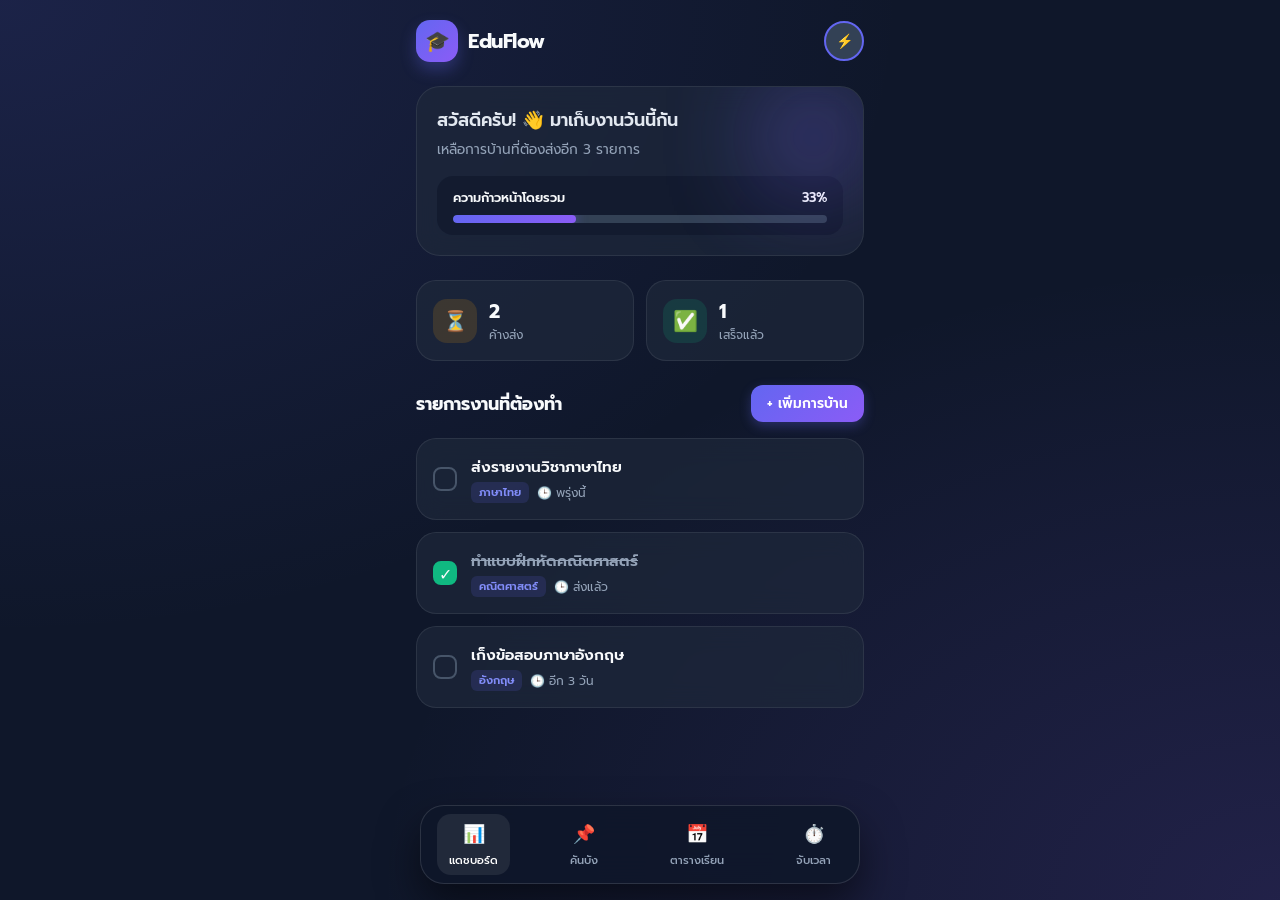
<file: index.html>
<!DOCTYPE html>
<html lang="th">
<head>
    <meta charset="UTF-8">
    <meta name="viewport" content="width=device-width, initial-scale=1.0">
    <title>EduFlow - Study Tracker</title>
    <link href="https://fonts.googleapis.com/css2?family=Plus+Jakarta+Sans:wght@500;600;700;800&family=Prompt:wght@300;400;500;600;700&display=swap" rel="stylesheet">
    <style>
        :root {
            --primary: #6366f1;
            --primary-gradient: linear-gradient(135deg, #6366f1 0%, #8b5cf6 100%);
            --bg: #0f172a;
            --surface: rgba(30, 41, 59, 0.7);
            --surface-border: rgba(255, 255, 255, 0.08);
            --text-main: #f8fafc;
            --text-sub: #94a3b8;
            --accent-green: #10b981;
            --accent-orange: #f59e0b;
        }

        * {
            box-sizing: border-box;
            margin: 0;
            padding: 0;
            font-family: 'Prompt', 'Plus Jakarta Sans', sans-serif;
            -webkit-tap-highlight-color: transparent;
        }

        body {
            background-color: var(--bg);
            background-image: 
                radial-gradient(at 0% 0%, rgba(99, 102, 241, 0.15) 0px, transparent 50%),
                radial-gradient(at 100% 100%, rgba(139, 92, 246, 0.15) 0px, transparent 50%);
            color: var(--text-main);
            min-height: 100vh;
            padding-bottom: 90px;
        }

        .container {
            max-width: 480px;
            margin: 0 auto;
            padding: 20px 16px;
        }

        /* Top Header */
        .header {
            display: flex;
            justify-content: space-between;
            align-items: center;
            margin-bottom: 24px;
        }

        .brand-logo {
            display: flex;
            align-items: center;
            gap: 10px;
        }

        .logo-icon {
            width: 42px;
            height: 42px;
            background: var(--primary-gradient);
            border-radius: 14px;
            display: grid;
            place-items: center;
            font-size: 20px;
            box-shadow: 0 8px 16px rgba(99, 102, 241, 0.3);
        }

        .brand-name {
            font-size: 1.25rem;
            font-weight: 700;
            letter-spacing: -0.5px;
        }

        .user-avatar {
            width: 40px;
            height: 40px;
            border-radius: 50%;
            background: #334155;
            border: 2px solid var(--primary);
            display: grid;
            place-items: center;
            font-size: 14px;
        }

        /* Hero Banner */
        .hero-card {
            background: var(--surface);
            backdrop-filter: blur(12px);
            border: 1px solid var(--surface-border);
            border-radius: 24px;
            padding: 20px;
            margin-bottom: 24px;
            position: relative;
            overflow: hidden;
        }

        .hero-card::before {
            content: '';
            position: absolute;
            top: 0; right: 0; width: 100px; height: 100px;
            background: var(--primary-gradient);
            filter: blur(50px);
            opacity: 0.4;
        }

        .hero-title {
            font-size: 1.1rem;
            font-weight: 600;
            margin-bottom: 6px;
            color: #e2e8f0;
        }

        .hero-sub {
            font-size: 0.85rem;
            color: var(--text-sub);
            margin-bottom: 16px;
        }

        .progress-box {
            background: rgba(15, 23, 42, 0.6);
            padding: 12px 16px;
            border-radius: 16px;
        }

        .progress-info {
            display: flex;
            justify-content: space-between;
            font-size: 0.8rem;
            font-weight: 600;
            margin-bottom: 8px;
        }

        .progress-bar {
            height: 8px;
            background: #334155;
            border-radius: 10px;
            overflow: hidden;
        }

        .progress-fill {
            height: 100%;
            width: 35%;
            background: var(--primary-gradient);
            border-radius: 10px;
            box-shadow: 0 0 12px rgba(99, 102, 241, 0.6);
        }

        /* Quick Stats Grid */
        .stats-grid {
            display: grid;
            grid-template-columns: 1fr 1fr;
            gap: 12px;
            margin-bottom: 24px;
        }

        .stat-card {
            background: var(--surface);
            border: 1px solid var(--surface-border);
            padding: 16px;
            border-radius: 20px;
            display: flex;
            align-items: center;
            gap: 12px;
        }

        .stat-icon {
            width: 44px;
            height: 44px;
            border-radius: 14px;
            display: grid;
            place-items: center;
            font-size: 20px;
        }

        .stat-val {
            font-size: 1.2rem;
            font-weight: 700;
        }

        .stat-lbl {
            font-size: 0.75rem;
            color: var(--text-sub);
        }

        /* Section Title & Action Button */
        .section-header {
            display: flex;
            justify-content: space-between;
            align-items: center;
            margin-bottom: 16px;
        }

        .section-title {
            font-size: 1.1rem;
            font-weight: 700;
        }

        .btn-add {
            background: var(--primary-gradient);
            color: #fff;
            border: none;
            padding: 8px 16px;
            border-radius: 12px;
            font-weight: 600;
            font-size: 0.85rem;
            box-shadow: 0 4px 12px rgba(99, 102, 241, 0.3);
            cursor: pointer;
        }

        /* Task Cards */
        .task-list {
            display: flex;
            flex-direction: column;
            gap: 12px;
        }

        .task-card {
            background: var(--surface);
            backdrop-filter: blur(12px);
            border: 1px solid var(--surface-border);
            padding: 16px;
            border-radius: 20px;
            display: flex;
            align-items: center;
            gap: 14px;
            transition: transform 0.2s ease;
        }

        .task-card:active {
            transform: scale(0.98);
        }

        .task-check {
            width: 24px;
            height: 24px;
            border-radius: 8px;
            border: 2px solid #475569;
            display: grid;
            place-items: center;
            cursor: pointer;
            flex-shrink: 0;
        }

        .task-card.done .task-check {
            background: var(--accent-green);
            border-color: var(--accent-green);
        }

        .task-card.done .task-name {
            text-decoration: line-through;
            color: var(--text-sub);
        }

        .task-info {
            flex-grow: 1;
        }

        .task-name {
            font-size: 0.95rem;
            font-weight: 600;
            margin-bottom: 4px;
        }

        .task-meta {
            display: flex;
            align-items: center;
            gap: 8px;
        }

        .badge {
            padding: 2px 8px;
            border-radius: 6px;
            font-size: 0.7rem;
            font-weight: 600;
        }

        .badge-subject {
            background: rgba(99, 102, 241, 0.15);
            color: #818cf8;
        }

        .badge-date {
            font-size: 0.75rem;
            color: var(--text-sub);
        }

        /* Bottom Nav Bar - Mobile Perfect Style */
        .bottom-nav {
            position: fixed;
            bottom: 16px;
            left: 50%;
            transform: translateX(-50%);
            width: calc(100% - 32px);
            max-width: 440px;
            background: rgba(15, 23, 42, 0.85);
            backdrop-filter: blur(20px);
            border: 1px solid rgba(255, 255, 255, 0.12);
            padding: 8px 16px;
            border-radius: 24px;
            display: flex;
            justify-content: space-between;
            align-items: center;
            box-shadow: 0 20px 40px rgba(0,0,0,0.5);
            z-index: 999;
        }

        .nav-item {
            display: flex;
            flex-direction: column;
            align-items: center;
            gap: 4px;
            color: var(--text-sub);
            text-decoration: none;
            font-size: 0.7rem;
            font-weight: 500;
            padding: 6px 12px;
            border-radius: 14px;
            transition: all 0.2s ease;
        }

        .nav-item.active {
            color: #fff;
            background: rgba(255, 255, 255, 0.08);
        }

        .nav-icon {
            font-size: 18px;
        }

        /* Custom Toast */
        .toast {
            position: fixed;
            top: 20px;
            left: 50%;
            transform: translateX(-50%);
            background: #10b981;
            color: white;
            padding: 10px 20px;
            border-radius: 30px;
            font-size: 0.85rem;
            font-weight: 600;
            box-shadow: 0 10px 20px rgba(16, 185, 129, 0.3);
            display: none;
            z-index: 1000;
        }
    </style>
</head>
<body>

    <div id="toast" class="toast">✨ ทำการบันทึกข้อมูลเรียบร้อย!</div>

    <div class="container">
        <!-- Top Header -->
        <header class="header">
            <div class="brand-logo">
                <div class="logo-icon">🎓</div>
                <div class="brand-name">EduFlow</div>
            </div>
            <div class="user-avatar">⚡</div>
        </header>

        <!-- Hero Card -->
        <section class="hero-card">
            <div class="hero-title">สวัสดีครับ! 👋 มาเก็บงานวันนี้กัน</div>
            <div class="hero-sub">เหลือการบ้านที่ต้องส่งอีก 3 รายการ</div>
            
            <div class="progress-box">
                <div class="progress-info">
                    <span>ความก้าวหน้าโดยรวม</span>
                    <span id="percent-text">33%</span>
                </div>
                <div class="progress-bar">
                    <div id="progress-fill" class="progress-fill"></div>
                </div>
            </div>
        </section>

        <!-- Quick Stats -->
        <section class="stats-grid">
            <div class="stat-card">
                <div class="stat-icon" style="background: rgba(245, 158, 11, 0.15); color: #f59e0b;">⏳</div>
                <div>
                    <div class="stat-val" id="count-pending">2</div>
                    <div class="stat-lbl">ค้างส่ง</div>
                </div>
            </div>
            <div class="stat-card">
                <div class="stat-icon" style="background: rgba(16, 185, 129, 0.15); color: #10b981;">✅</div>
                <div>
                    <div class="stat-val" id="count-done">1</div>
                    <div class="stat-lbl">เสร็จแล้ว</div>
                </div>
            </div>
        </section>

        <!-- Tasks Section -->
        <section>
            <div class="section-header">
                <div class="section-title">รายการงานที่ต้องทำ</div>
                <button class="btn-add" onclick="addNewTask()">+ เพิ่มการบ้าน</button>
            </div>

            <div class="task-list" id="task-container">
                <!-- Task Items Rendered by JS -->
            </div>
        </section>
    </div>

    <!-- Bottom Nav -->
    <nav class="bottom-nav">
        <a href="#" class="nav-item active">
            <span class="nav-icon">📊</span>
            <span>แดชบอร์ด</span>
        </a>
        <a href="#" class="nav-item">
            <span class="nav-icon">📌</span>
            <span>คันบัง</span>
        </a>
        <a href="#" class="nav-item">
            <span class="nav-icon">📅</span>
            <span>ตารางเรียน</span>
        </a>
        <a href="#" class="nav-item">
            <span class="nav-icon">⏱️</span>
            <span>จับเวลา</span>
        </a>
    </nav>

    <script>
        // Task Data
        let tasks = JSON.parse(localStorage.getItem('eduflow_modern_tasks')) || [
            { id: 1, title: 'ส่งรายงานวิชาภาษาไทย', subject: 'ภาษาไทย', date: 'พรุ่งนี้', done: false },
            { id: 2, title: 'ทำแบบฝึกหัดคณิตศาสตร์', subject: 'คณิตศาสตร์', date: 'ส่งแล้ว', done: true },
            { id: 3, title: 'เก็งข้อสอบภาษาอังกฤษ', subject: 'อังกฤษ', date: 'อีก 3 วัน', done: false }
        ];

        function showNotification(msg) {
            const t = document.getElementById('toast');
            t.textContent = msg;
            t.style.display = 'block';
            setTimeout(() => { t.style.display = 'none'; }, 2000);
        }

        function renderTasks() {
            const container = document.getElementById('task-container');
            container.innerHTML = '';

            let doneCount = 0;

            tasks.forEach(task => {
                if (task.done) doneCount++;

                const el = document.createElement('div');
                el.className = `task-card ${task.done ? 'done' : ''}`;
                el.innerHTML = `
                    <div class="task-check" onclick="toggleTask(${task.id})">
                        ${task.done ? '✓' : ''}
                    </div>
                    <div class="task-info">
                        <div class="task-name">${task.title}</div>
                        <div class="task-meta">
                            <span class="badge badge-subject">${task.subject}</span>
                            <span class="badge-date">🕒 ${task.date}</span>
                        </div>
                    </div>
                `;
                container.appendChild(el);
            });

            // Update Stats & Progress
            const total = tasks.length;
            const percent = total === 0 ? 0 : Math.round((doneCount / total) * 100);

            document.getElementById('count-done').textContent = doneCount;
            document.getElementById('count-pending').textContent = total - doneCount;
            document.getElementById('percent-text').textContent = percent + '%';
            document.getElementById('progress-fill').style.width = percent + '%';

            localStorage.setItem('eduflow_modern_tasks', JSON.stringify(tasks));
        }

        function toggleTask(id) {
            tasks = tasks.map(t => t.id === id ? { ...t, done: !t.done } : t);
            renderTasks();
            showNotification('อัปเดตสถานะงานเรียบร้อย!');
        }

        function addNewTask() {
            const title = prompt('กรุณากรอกชื่อการบ้าน/งานที่ต้องทำ:');
            if (title && title.trim() !== '') {
                const subject = prompt('ชื่อวิชา (เช่น ภาษาไทย, ฟิสิกส์):') || 'ทั่วไป';
                tasks.unshift({
                    id: Date.now(),
                    title: title.trim(),
                    subject: subject,
                    date: 'เร็วๆ นี้',
                    done: false
                });
                renderTasks();
                showNotification('✨ เพิ่มงานใหม่สำเร็จ!');
            }
        }

        // Initial Render
        renderTasks();
    </script>
</body>
    </html>
</file>
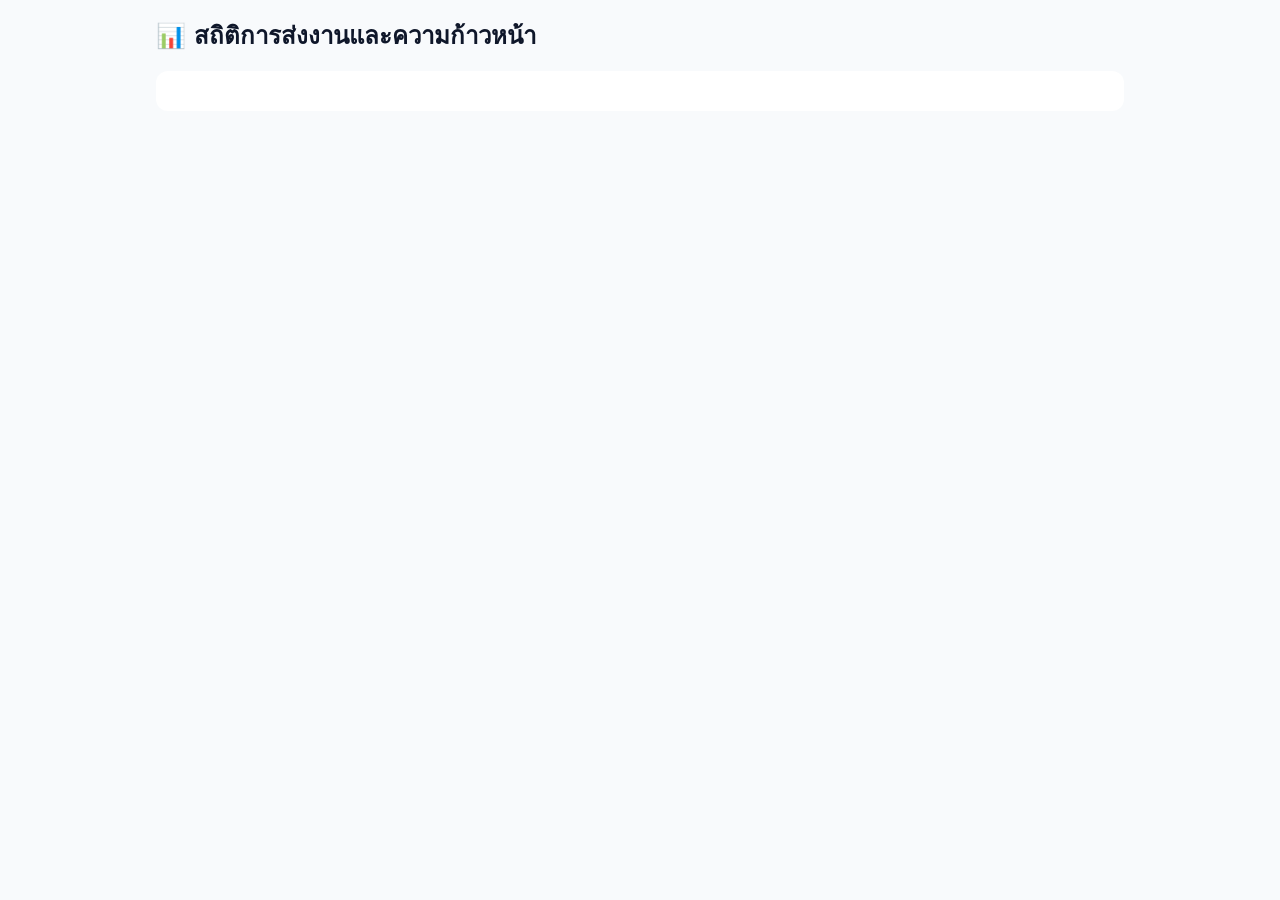
<file: analytics.html>
<!DOCTYPE html>
<html lang="th">
<head>
    <meta charset="UTF-8">
    <meta name="viewport" content="width=device-width, initial-scale=1.0">
    <title>EduFlow - Analytics</title>
    <link rel="stylesheet" href="css/base.css">
    <link rel="stylesheet" href="css/analytics.css">
</head>
<body>
    <div class="app-container">
        <h2>📊 สถิติการส่งงานและความก้าวหน้า</h2>
        <div id="analytics-summary"></div>
    </div>
    <script src="js/analytics.js"></script>
</body>
</html>
</file>
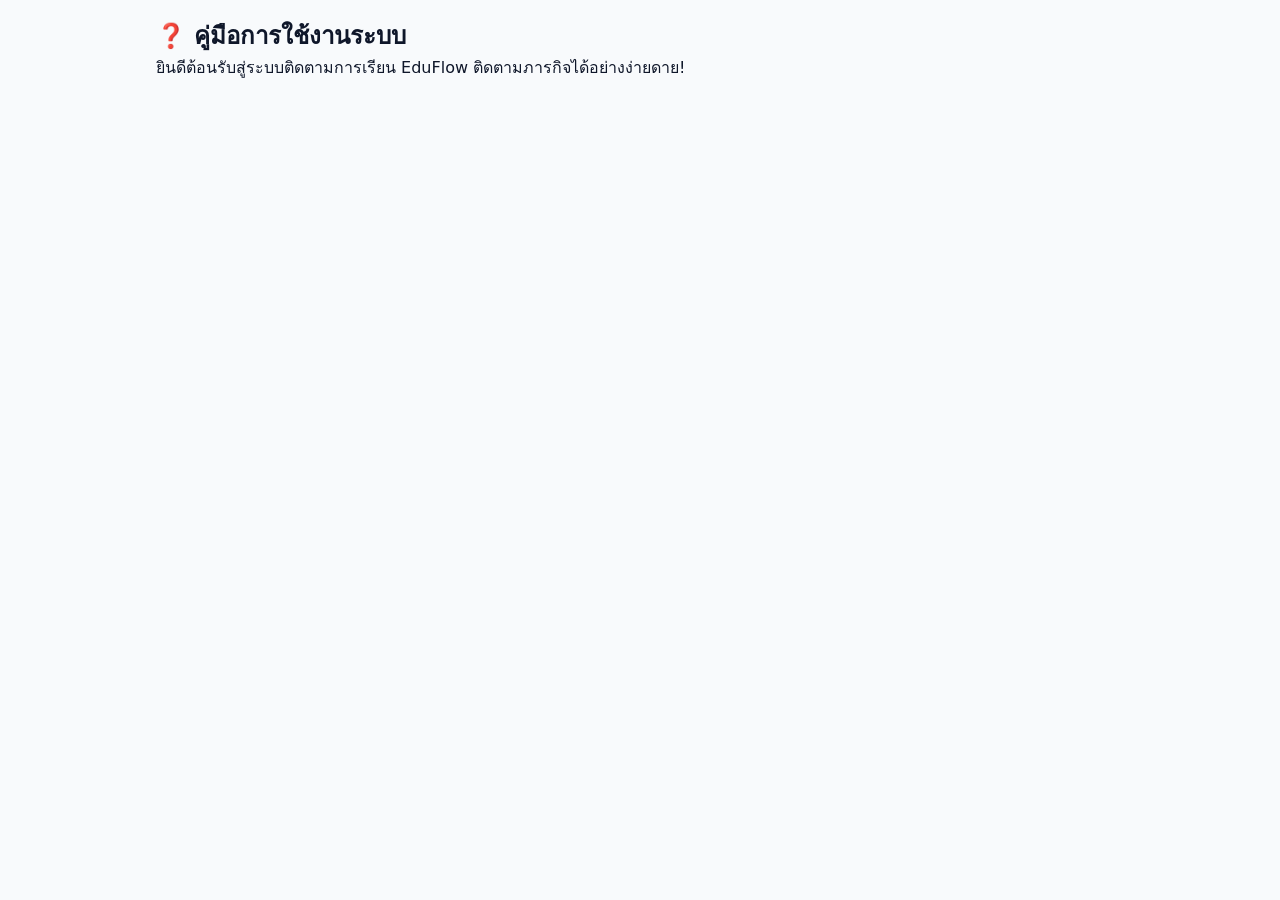
<file: help.html>
<!DOCTYPE html>
<html lang="th">
<head>
    <meta charset="UTF-8">
    <meta name="viewport" content="width=device-width, initial-scale=1.0">
    <title>EduFlow - Help</title>
    <link rel="stylesheet" href="css/base.css">
</head>
<body>
    <div class="app-container">
        <h2>❓ คู่มือการใช้งานระบบ</h2>
        <p>ยินดีต้อนรับสู่ระบบติดตามการเรียน EduFlow ติดตามภารกิจได้อย่างง่ายดาย!</p>
    </div>
</body>
</html>
</file>
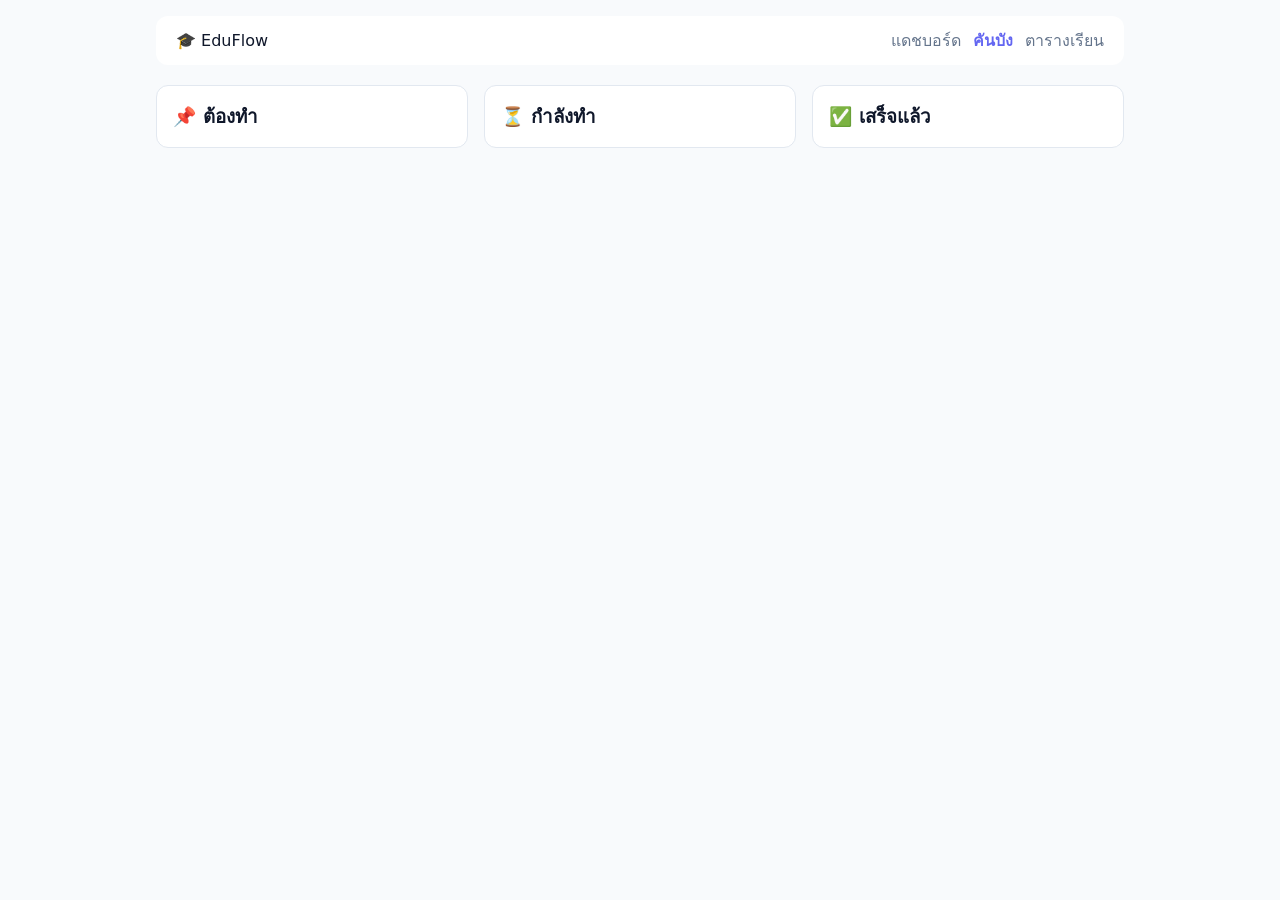
<file: kanban.html>
<!DOCTYPE html>
<html lang="th">
<head>
    <meta charset="UTF-8">
    <meta name="viewport" content="width=device-width, initial-scale=1.0">
    <title>EduFlow - Kanban Board</title>
    <link rel="stylesheet" href="css/base.css">
    <link rel="stylesheet" href="css/layout.css">
    <link rel="stylesheet" href="css/navbar.css">
    <link rel="stylesheet" href="css/kanban.css">
    <link rel="stylesheet" href="css/cards.css">
    <link rel="stylesheet" href="css/toast.css">
</head>
<body>
    <div class="app-container">
        <header class="top-nav">
            <div class="brand">🎓 EduFlow</div>
            <nav class="nav-links">
                <a href="index.html">แดชบอร์ด</a>
                <a href="kanban.html" class="active">คันบัง</a>
                <a href="schedule.html">ตารางเรียน</a>
            </nav>
        </header>
        <main class="kanban-board">
            <div class="kanban-col" id="col-todo"><h3>📌 ต้องทำ</h3><div class="task-list-kanban"></div></div>
            <div class="kanban-col" id="col-doing"><h3>⏳ กำลังทำ</h3><div class="task-list-kanban"></div></div>
            <div class="kanban-col" id="col-done"><h3>✅ เสร็จแล้ว</h3><div class="task-list-kanban"></div></div>
        </main>
    </div>
    <script src="js/storage.js"></script>
    <script src="js/toast.js"></script>
    <script src="js/kanban.js"></script>
</body>
</html>
</file>
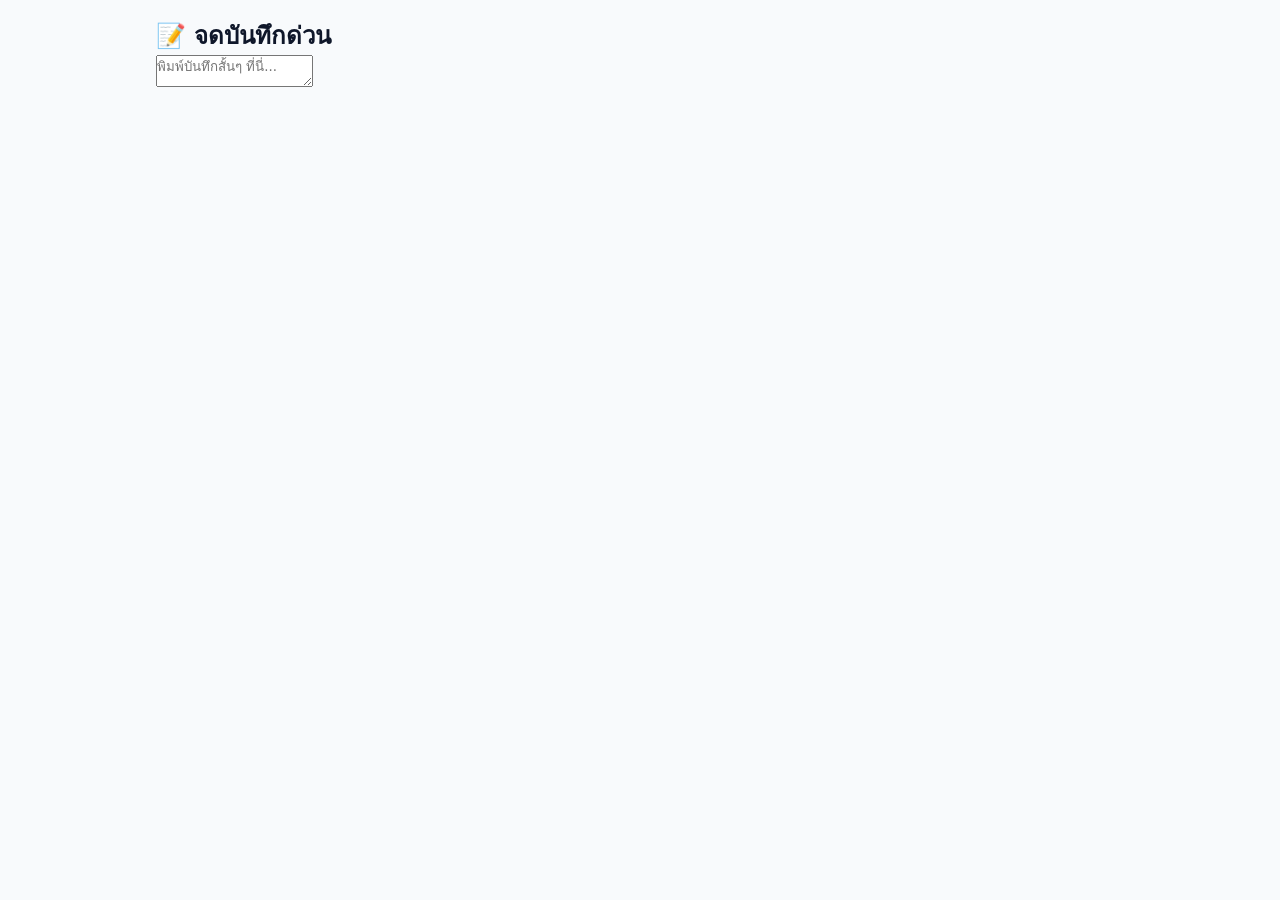
<file: notes.html>
<!DOCTYPE html>
<html lang="th">
<head>
    <meta charset="UTF-8">
    <meta name="viewport" content="width=device-width, initial-scale=1.0">
    <title>EduFlow - Quick Notes</title>
    <link rel="stylesheet" href="css/base.css">
</head>
<body>
    <div class="app-container">
        <h2>📝 จดบันทึกด่วน</h2>
        <textarea id="note-input" placeholder="พิมพ์บันทึกสั้นๆ ที่นี่..."></textarea>
    </div>
    <script src="js/notes.js"></script>
</body>
</html>
</file>
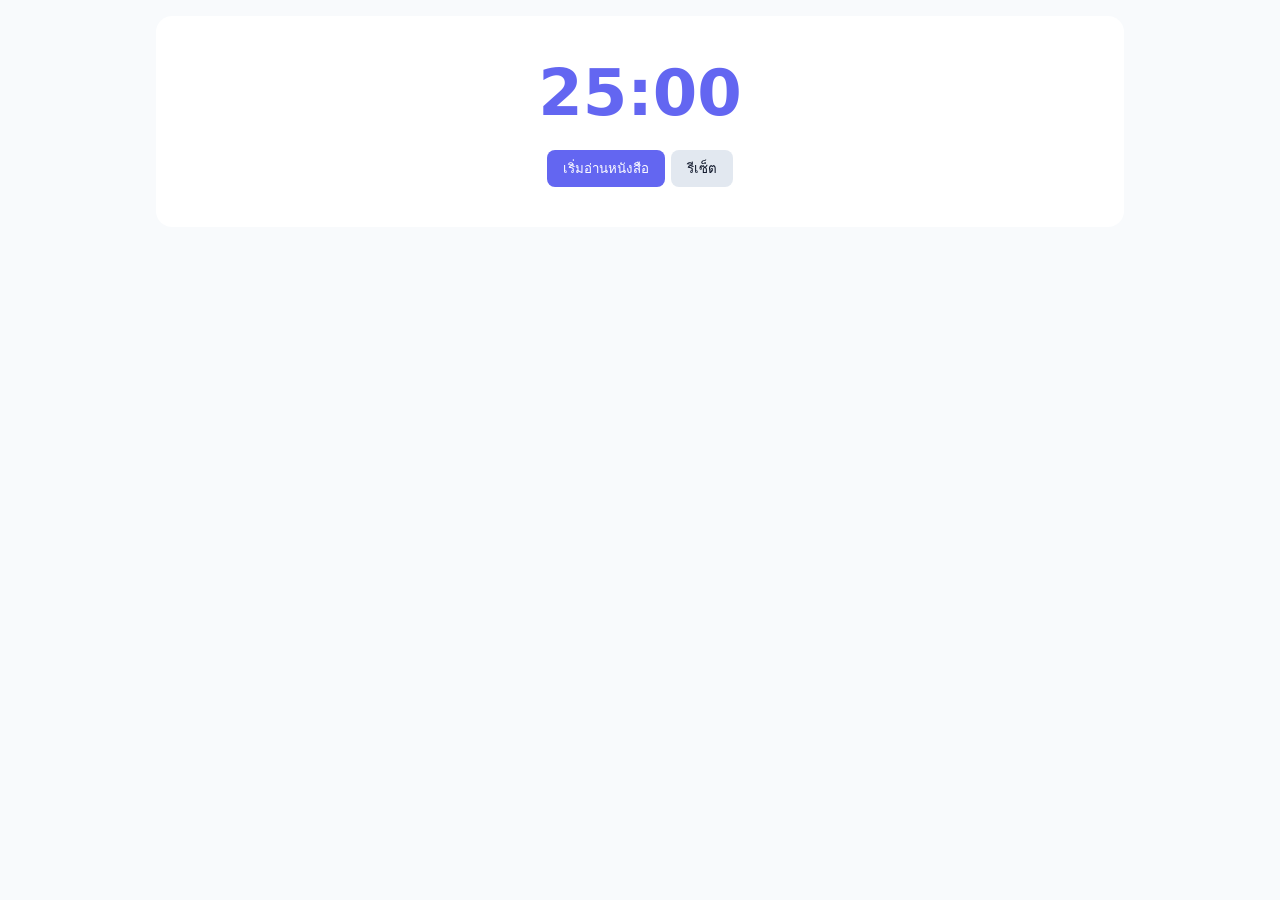
<file: pomodoro.html>
<!DOCTYPE html>
<html lang="th">
<head>
    <meta charset="UTF-8">
    <meta name="viewport" content="width=device-width, initial-scale=1.0">
    <title>EduFlow - Pomodoro Timer</title>
    <link rel="stylesheet" href="css/base.css">
    <link rel="stylesheet" href="css/layout.css">
    <link rel="stylesheet" href="css/pomodoro.css">
</head>
<body>
    <div class="app-container">
        <div class="pomo-box">
            <h1 id="timer-display">25:00</h1>
            <button id="btn-start" class="btn-primary">เริ่มอ่านหนังสือ</button>
            <button id="btn-reset" class="btn-secondary">รีเซ็ต</button>
        </div>
    </div>
    <script src="js/pomodoro.js"></script>
</body>
</html>
</file>
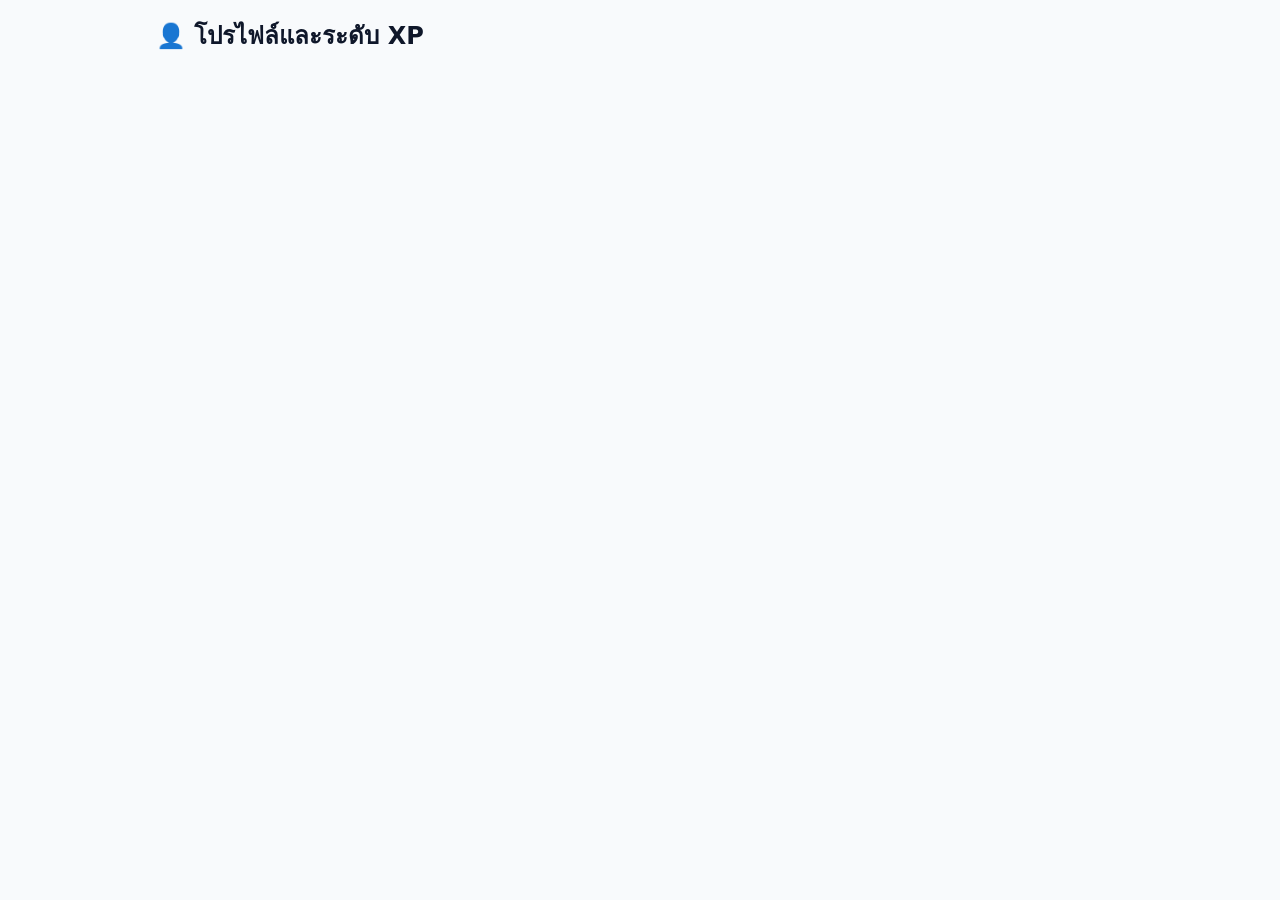
<file: profile.html>
<!DOCTYPE html>
<html lang="th">
<head>
    <meta charset="UTF-8">
    <meta name="viewport" content="width=device-width, initial-scale=1.0">
    <title>EduFlow - Profile</title>
    <link rel="stylesheet" href="css/base.css">
</head>
<body>
    <div class="app-container">
        <h2>👤 โปรไฟล์และระดับ XP</h2>
        <div id="profile-card"></div>
    </div>
    <script src="js/profile.js"></script>
</body>
</html>
</file>
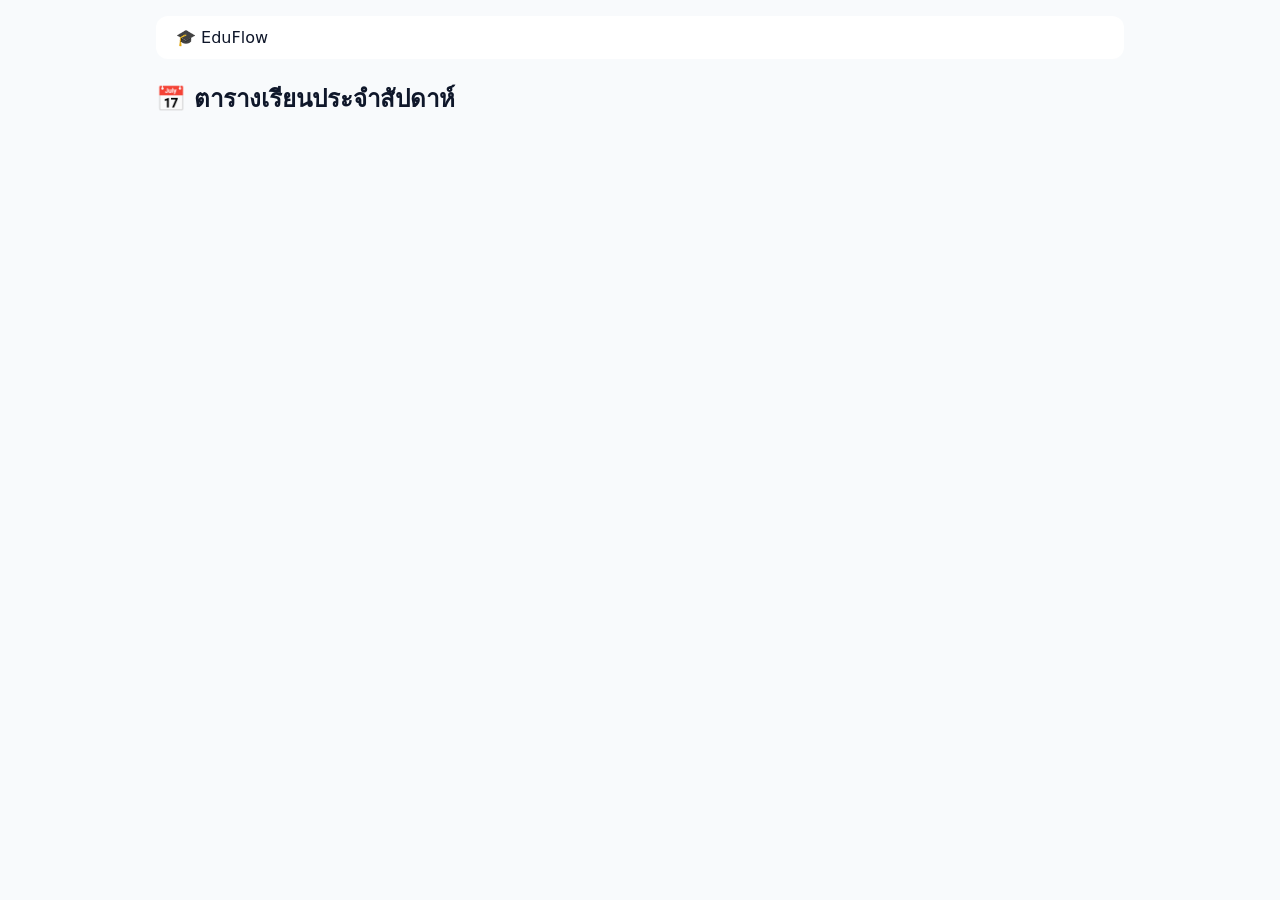
<file: schedule.html>
<!DOCTYPE html>
<html lang="th">
<head>
    <meta charset="UTF-8">
    <meta name="viewport" content="width=device-width, initial-scale=1.0">
    <title>EduFlow - Schedule</title>
    <link rel="stylesheet" href="css/base.css">
    <link rel="stylesheet" href="css/layout.css">
    <link rel="stylesheet" href="css/navbar.css">
</head>
<body>
    <div class="app-container">
        <header class="top-nav"><div class="brand">🎓 EduFlow</div></header>
        <main><h2>📅 ตารางเรียนประจำสัปดาห์</h2><div id="schedule-grid"></div></main>
    </div>
    <script src="js/schedule.js"></script>
</body>
</html>
</file>
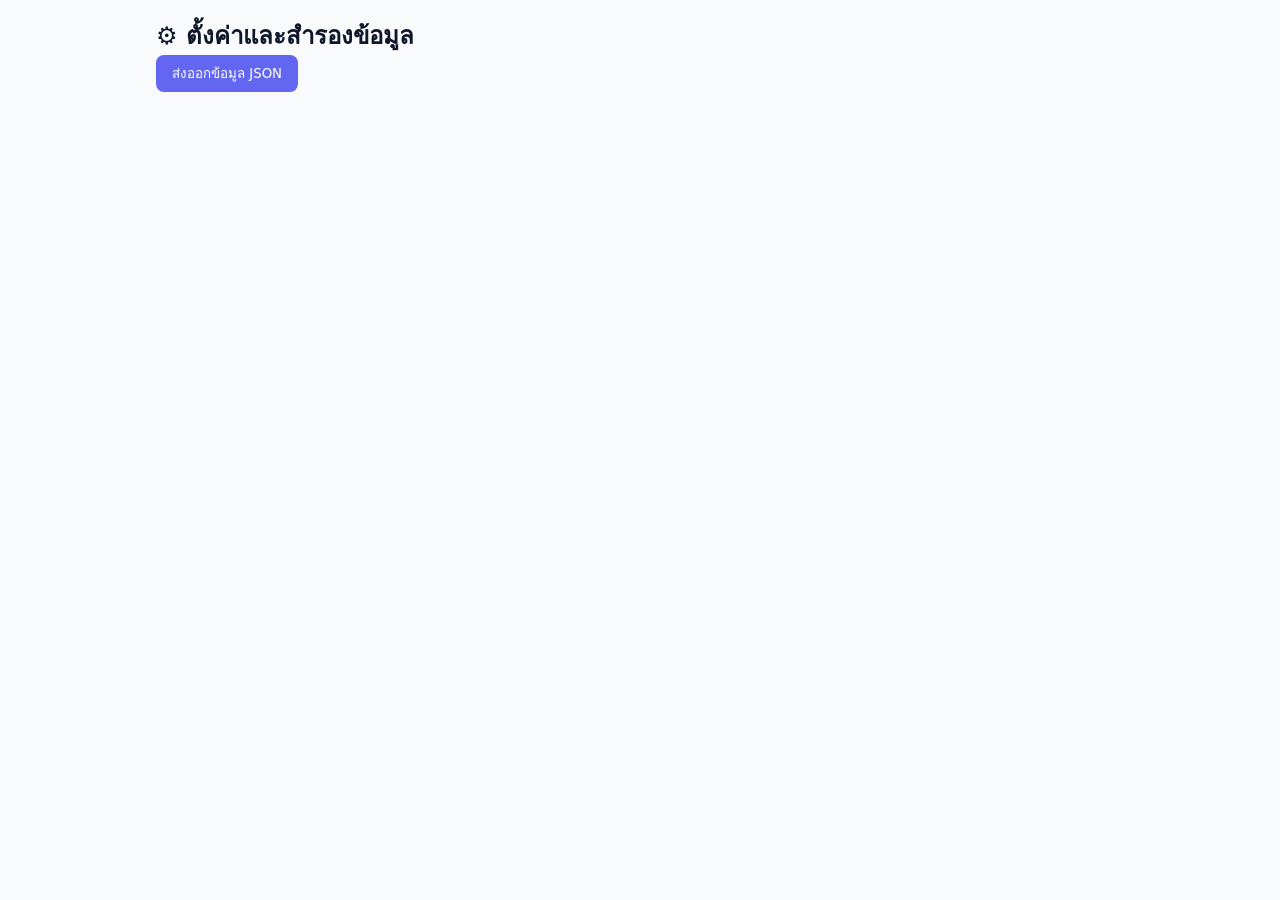
<file: settings.html>
<!DOCTYPE html>
<html lang="th">
<head>
    <meta charset="UTF-8">
    <meta name="viewport" content="width=device-width, initial-scale=1.0">
    <title>EduFlow - Settings</title>
    <link rel="stylesheet" href="css/base.css">
</head>
<body>
    <div class="app-container">
        <h2>⚙️ ตั้งค่าและสำรองข้อมูล</h2>
        <button onclick="exportData()" class="btn-primary">ส่งออกข้อมูล JSON</button>
    </div>
    <script src="js/exporter.js"></script>
</body>
</html>
</file>
<file: css/base.css>
* { box-sizing: border-box; margin: 0; padding: 0; font-family: system-ui, -apple-system, sans-serif; }
:root {
    --bg-main: #f8fafc;
    --card-bg: #ffffff;
    --primary: #6366f1;
    --text-dark: #0f172a;
    --text-muted: #64748b;
    --border: #e2e8f0;
}
body { background-color: var(--bg-main); color: var(--text-dark); }
.app-container { max-width: 1000px; margin: 0 auto; padding: 16px; }
.btn-primary { background: var(--primary); color: #fff; border: none; padding: 8px 16px; border-radius: 8px; cursor: pointer; }
.btn-secondary { background: var(--border); color: var(--text-dark); border: none; padding: 8px 16px; border-radius: 8px; cursor: pointer; }
</file>
<file: css/analytics.css>
#analytics-summary { padding: 20px; background: var(--card-bg); border-radius: 12px; margin-top: 16px; }
</file>
<file: css/layout.css>
.main-content { display: flex; flex-direction: column; gap: 20px; }
.section-header { display: flex; justify-content: space-between; align-items: center; margin-bottom: 12px; }
</file>
<file: css/navbar.css>
.top-nav { display: flex; flex-wrap: wrap; justify-content: space-between; align-items: center; background: var(--card-bg); padding: 12px 20px; border-radius: 12px; margin-bottom: 20px; gap: 10px; }
.nav-links { display: flex; gap: 12px; }
.nav-links a { text-decoration: none; color: var(--text-muted); font-weight: 500; }
.nav-links a.active { color: var(--primary); font-weight: 700; }
</file>
<file: css/kanban.css>
.kanban-board { display: grid; grid-template-columns: repeat(auto-fit, minmax(280px, 1fr)); gap: 16px; }
.kanban-col { background: var(--card-bg); padding: 16px; border-radius: 12px; border: 1px solid var(--border); }
</file>
<file: css/cards.css>
.task-grid { display: grid; grid-template-columns: repeat(auto-fill, minmax(260px, 1fr)); gap: 16px; }
.task-card { background: var(--card-bg); padding: 16px; border-radius: 12px; border: 1px solid var(--border); }
.progress-bar-bg { background: #e0e7ff; height: 10px; border-radius: 5px; overflow: hidden; }
.progress-bar-fill { background: var(--primary); height: 100%; transition: width 0.3s ease; }
</file>
<file: css/toast.css>
.custom-toast { position: fixed; bottom: 20px; right: 20px; background: #0f172a; color: #fff; padding: 12px 20px; border-radius: 8px; z-index: 999; }
</file>
<file: css/pomodoro.css>
.pomo-box { text-align: center; padding: 40px; background: var(--card-bg); border-radius: 16px; }
#timer-display { font-size: 4rem; margin-bottom: 20px; color: var(--primary); }
</file>
